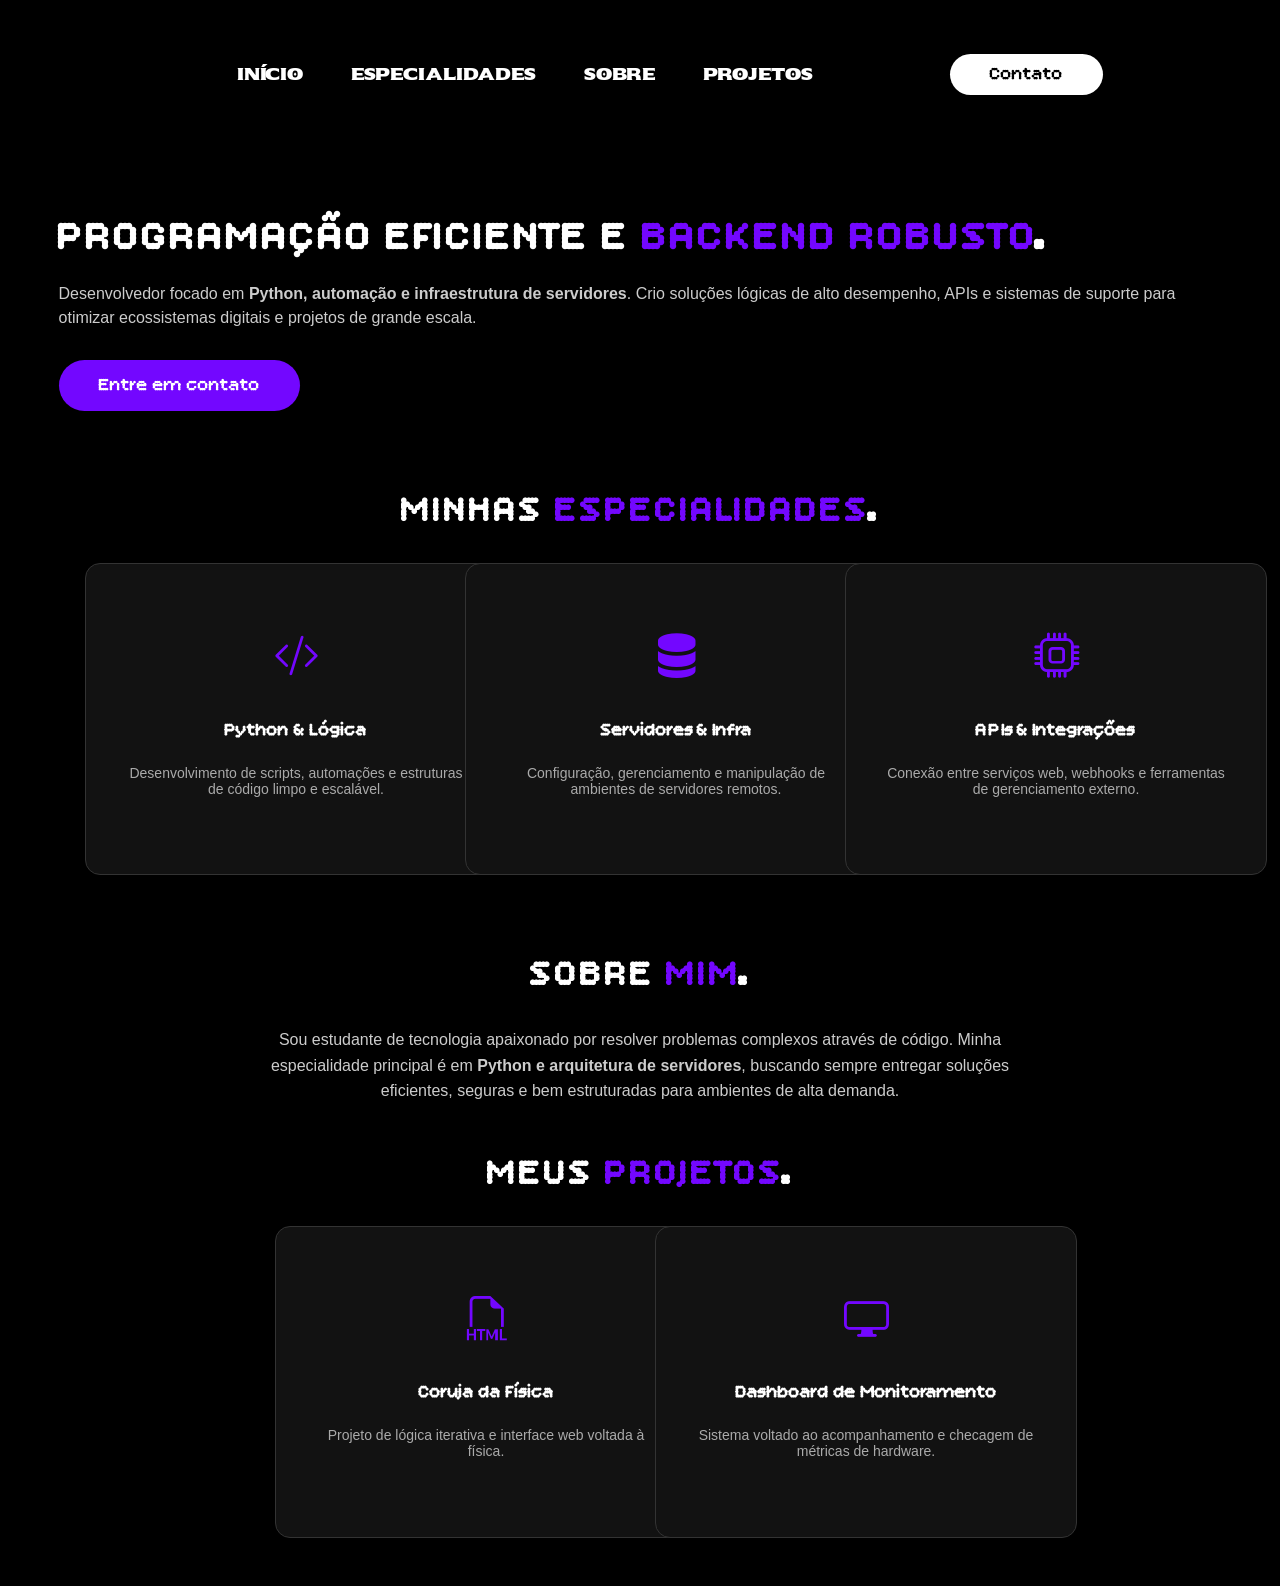
<file: index.html>
<!DOCTYPE html>
<html lang="pt-br">
<head>
    <meta charset="UTF-8">
    <meta name="viewport" content="width=device-width, initial-scale=1.0">
    
    <title>Adriano Aquino | Desenvolvedor Backend & Python</title>

    <!-- Google Fonts -->
    <link rel="preconnect" href="https://fonts.googleapis.com">
    <link rel="preconnect" href="https://fonts.gstatic.com" crossorigin>
    <link href="https://fonts.googleapis.com/css2?family=Bitcount+Prop+Single:wght@100..900&family=Roboto:ital,wght@0,100..900;1,100..900&family=Sekuya&display=swap" rel="stylesheet">
    
    <!-- Bootstrap Icons -->
    <link rel="stylesheet" href="https://cdn.jsdelivr.net/npm/bootstrap-icons@1.11.3/font/bootstrap-icons.min.css">
    
    <!-- Seu CSS -->
    <link rel="stylesheet" href="style.css">
</head>
<body>

    <header>
        <div class="interface">
            <div class="logo"></div><!--Logo-->
            
            <!-- Menu Desktop -->
            <nav class="menu-desktop">
                <ul>
                    <li><a href="#inicio">Início</a></li>
                    <li><a href="#especialidades">Especialidades</a></li>
                    <li><a href="#sobre">Sobre</a></li>
                    <li><a href="#projetos">Projetos</a></li>
                </ul>
            </nav>
            
            <div class="adr-contato">
                <a href="mailto:adrianoaquino.tecnico@gmail.com">
                    <button class="fonte-botao">Contato</button>
                </a>
            </div>

            <!-- Ícone do Menu Hambúrguer para Celular -->
            <div class="btn-abrir-menu" id="btn-menu">
                <i class="bi bi-list"></i>
            </div>

            <!-- Menu Lateral que abre no Celular -->
            <div class="menu-mobile" id="menu-mobile">
                <div class="btn-fechar">
                    <i class="bi bi-x-lg" id="btn-fechar"></i>
                </div>
                <nav>
                    <ul>
                        <li><a href="#inicio">Início</a></li>
                        <li><a href="#especialidades">Especialidades</a></li>
                        <li><a href="#sobre">Sobre</a></li>
                        <li><a href="#projetos">Projetos</a></li>
                    </ul>
                </nav>
            </div><!--menu-mobile-->
            <div class="overlay-menu" id="overlay-menu"></div>

        </div><!--interface-->
    </header>

    <main>
        <!-- Início do site -->
        <section class="topo-do-site" id="inicio">
            <div class="interface">
                <div class="flex">
                    <!-- Texto principal -->
                    <div class="txt-topo-site">
                        <h1 class="fonte-texto-meio">PROGRAMAÇÃO EFICIENTE E <span>BACKEND ROBUSTO</span>.</h1>
                        <p>Desenvolvedor focado em <strong>Python, automação e infraestrutura de servidores</strong>. Crio soluções lógicas de alto desempenho, APIs e sistemas de suporte para otimizar ecossistemas digitais e projetos de grande escala.</p>
                        
                        <div class="drz-contato">
                            <a href="mailto:adrianoaquino.tecnico@gmail.com">
                                <button class="fonte-botao">Entre em contato</button>
                            </a>
                        </div>
                    </div><!--txt-topo-site-->
                </div><!--flex-->

                <!-- Seção de Especialidades -->
                <section id="especialidades" style="margin-top: 80px;">
                    <h2 class="titulo-secao fonte-texto-meio">MINHAS <span>ESPECIALIDADES</span>.</h2>
                    <div class="flex-projetos">
                        <div class="card-projeto-link" style="width: 350px;">
                            <div class="div-especialidades-box" style="height: 240px; cursor: default;">
                                <i class="bi bi-code-slash"></i>
                                <h3 class="fonte-texto-meio">Python & Lógica</h3>
                                <p>Desenvolvimento de scripts, automações e estruturas de código limpo e escalável.</p>
                            </div>
                        </div>
                        <div class="card-projeto-link" style="width: 350px;">
                            <div class="div-especialidades-box" style="height: 240px; cursor: default;">
                                <i class="bi bi-server"></i>
                                <h3 class="fonte-texto-meio">Servidores & Infra</h3>
                                <p>Configuração, gerenciamento e manipulação de ambientes de servidores remotos.</p>
                            </div>
                        </div>
                        <div class="card-projeto-link" style="width: 350px;">
                            <div class="div-especialidades-box" style="height: 240px; cursor: default;">
                                <i class="bi bi-cpu"></i>
                                <h3 class="fonte-texto-meio">APIs & Integrações</h3>
                                <p>Conexão entre serviços web, webhooks e ferramentas de gerenciamento externo.</p>
                            </div>
                        </div>
                    </div>
                </section>

                <!-- Seção Sobre -->
                <section id="sobre" style="margin-top: 80px; text-align: center;">
                    <h2 class="titulo-secao fonte-texto-meio">SOBRE <span>MIM</span>.</h2>
                    <p style="font-family: sans-serif; color: #ccc; max-width: 800px; margin: 0 auto; line-height: 1.6; font-size: 16px;">
                        Sou estudante de tecnologia apaixonado por resolver problemas complexos através de código. Minha especialidade principal é em <strong>Python e arquitetura de servidores</strong>, buscando sempre entregar soluções eficientes, seguras e bem estruturadas para ambientes de alta demanda.
                    </p>
                </section>

                <!-- Seção de Projetos -->
                <div class="container-projetos" id="projetos">
                    <h2 class="titulo-secao fonte-texto-meio">MEUS <span>PROJETOS</span>.</h2>
                    <div class="flex-projetos">
                        
                        <!-- Projeto 1: Coruja da Física -->
                        <a href="https://github.com/contatotech-DRZ/corujadafisica" target="_blank" class="card-projeto-link">
                            <div class="div-especialidades-box">
                                <i class="bi bi-filetype-html"></i>
                                <h3 class="fonte-texto-meio">Coruja da Física</h3>
                                <p>Projeto de lógica iterativa e interface web voltada à física.</p>
                            </div>
                        </a>

                        <!-- Projeto 2: Dashboard de Monitoramento -->
                        <a href="https://github.com/contatotech-DRZ/sistema-checking" target="_blank" class="card-projeto-link">
                            <div class="div-especialidades-box">
                                <i class="bi bi-display"></i>
                                <h3 class="fonte-texto-meio">Dashboard de Monitoramento</h3>
                                <p>Sistema voltado ao acompanhamento e checagem de métricas de hardware.</p>
                            </div>
                        </a> 

                    </div><!--flex-projetos-->
                </div><!--container-projetos-->

            </div><!--interface-->
        </section><!--topo do site-->
    </main>

    <!-- Script JavaScript do Menu -->
    <script>
        let btnMenu = document.getElementById('btn-menu')
        let menu = document.getElementById('menu-mobile')
        let overlay = document.getElementById('overlay-menu')
        let btnFechar = document.getElementById('btn-fechar')

        btnMenu.addEventListener('click', ()=>{
            menu.classList.add('abrir-menu')
            overlay.classList.add('abrir-menu')
        })

        menu.addEventListener('click', ()=>{
            menu.classList.remove('abrir-menu')
            overlay.classList.remove('abrir-menu')
        })

        overlay.addEventListener('click', ()=>{
            menu.classList.remove('abrir-menu')
            overlay.classList.remove('abrir-menu')
        })
    </script>
</body>
</html>
</file>
<file: style.css>
- {
    margin: 0;
    padding: 0;
    box-sizing: border-box;
}

body {
    background-color: black;
    /* Fonte Sekuya no site todo */
    font-family: "Sekuya", system-ui;
    font-weight: 400;
    font-style: normal;
}

.interface {
    max-width: 1200px;
    margin: 0 auto;
}

.flex {
    display: flex;
    align-items: center;
    justify-content: space-between;
}

/* Estilo do menu area */
header {
    padding: 40px 4%;
}

header > .interface {
    display: flex;
    align-items: center;
    justify-content: space-between;
}

header a {
    color: white;
    text-decoration: none;
}

header a:hover {
    color: #7307ff;
    transform: scale(1.05);
    display: inline-block;
}

header nav ul {
    list-style-type: none;
}

header nav ul li {
    display: inline-block;
    padding: 0 20px;
}

header .adr-contato button {
    padding: 10px 40px;
    font-size: 18px;
    font-weight: 600;
    background-color: white;
    border: 0;
    border-radius: 30px;
    cursor: pointer;
}

header .adr-contato button:hover {
    color: #7307ff;
}

/* Classe exclusiva para a fonte do botão */
.fonte-botao {
    font-family: "Bitcount Prop Single", system-ui;
    font-optical-sizing: auto;
    font-weight: 400;
    font-style: normal;
    font-variation-settings:
        "slnt" 0,
        "CRSV" 0.5,
        "ELSH" 0,
        "ELXP" 0;
}

/* Bloco do centro (Topo do site) */
section.topo-do-site {
    padding: 40px 4%;
    color: white;
}

section.topo-do-site .txt-topo-site {
    width: 100%;
}

section.topo-do-site .txt-topo-site h1 {
    font-size: 40px;
    line-height: 1.2;
    margin-bottom: 20px;
}

section.topo-do-site .txt-topo-site h1 span {
    color: #7307ff;
}

section.topo-do-site .txt-topo-site p {
    font-family: sans-serif;
    color: #ccc;
    margin-bottom: 30px;
    line-height: 1.5;
}

/* Botão do topo */
section.topo-do-site .drz-contato button {
    padding: 15px 40px;
    font-size: 18px;
    font-weight: 600;
    background-color: #7307ff;
    color: white;
    border: 0;
    border-radius: 30px;
    cursor: pointer;
    transition: 0.3s;
}

section.topo-do-site .drz-contato button:hover {
    background-color: white;
    color: #7307ff;
}

/* Fonte texto do meio */
.fonte-texto-meio {
    font-family: "Bitcount Prop Single", system-ui;
    font-optical-sizing: auto;
    font-weight: 700;
    font-style: normal;
}

/* Título centralizado dos projetos */
h2.titulo-secao {
    color: white;
    font-size: 35px;
    text-align: center;
    width: 100%;
    margin: 50px 0 30px 0;
}

h2.titulo-secao span {
    color: #7307ff;
}

/* Organiza os projetos lado a lado e centralizados */
.flex-projetos {
    display: flex;
    justify-content: center;
    gap: 30px;
    flex-wrap: wrap;
}

/* Garante que os links ocupem o mesmo espaço exato */
.card-projeto-link {
    text-decoration: none;
    color: inherit;
    display: block;
    width: 350px;
}

/* Estilo do botão/card grande com tamanho fixo idêntico */
.div-especialidades-box {
    background-color: #121212;
    border: 1px solid #333;
    padding: 35px;
    border-radius: 15px;
    width: 100%;
    height: 240px;
    text-align: center;
    cursor: pointer;
    display: flex;
    flex-direction: column;
    justify-content: center;
    align-items: center;
    transition: transform 0.3s ease, box-shadow 0.3s ease, border-color 0.3s ease;
}

/* Efeito ao passar o mouse: cresce 1.07 e ganha destaque */
.div-especialidades-box:hover {
    transform: scale(1.07);
    border-color: #7307ff;
    box-shadow: 0 10px 25px rgba(115, 7, 255, 0.3);
}

.div-especialidades-box i {
    font-size: 45px;
    color: #7307ff;
    margin-bottom: 15px;
    display: inline-block;
}

.div-especialidades-box h3 {
    font-size: 18px;
    margin-bottom: 10px;
    color: white;
}

.div-especialidades-box p {
    font-family: sans-serif;
    font-size: 14px;
    color: #aaa;
}

/* Esconde o menu mobile no desktop */
.btn-abrir-menu, .menu-mobile {
    display: none;
}

/* =========================================
    RESPONSIVIDADE (CELULARES E TABLETS)
========================================= */
@media screen and (max-width: 768px) {
    
    header .menu-desktop,
    header .adr-contato {
        display: none;
    }

    .btn-abrir-menu {
        display: block;
        font-size: 35px;
        color: white;
        cursor: pointer;
    }

    .menu-mobile {
        position: fixed;
        top: 0;
        right: -100%;
        width: 70%;
        height: 100vh;
        background-color: #121212;
        z-index: 99999;
        padding: 40px;
        transition: 0.4s ease-in-out;
        display: block;
        border-left: 1px solid #333;
    }

    .menu-mobile.abrir-menu {
        right: 0;
    }

    .menu-mobile .btn-fechar {
        font-size: 30px;
        color: white;
        cursor: pointer;
        margin-bottom: 30px;
    }

    .menu-mobile nav ul {
        list-style: none;
    }

    .menu-mobile nav ul li a {
        display: block;
        color: white;
        text-decoration: none;
        font-size: 20px;
        padding: 15px 0;
        border-bottom: 1px solid #222;
    }

    .menu-mobile nav ul li a:hover {
        color: #7307ff;
    }

    .overlay-menu {
        position: fixed;
        top: 0;
        left: 0;
        width: 100%;
        height: 100%;
        background-color: rgba(0, 0, 0, 0.7);
        z-index: 99998;
        display: none;
    }

    .overlay-menu.abrir-menu {
        display: block;
    }

    section.topo-do-site {
        padding: 20px 4%;
    }

    section.topo-do-site .txt-topo-site {
        width: 100%;
        text-align: center;
    }

    section.topo-do-site .txt-topo-site h1 {
        font-size: 26px;
    }

    section.topo-do-site .drz-contato {
        display: flex;
        justify-content: center;
    }

    .card-projeto-link {
        width: 100%;
        max-width: 320px;
    }

    h2.titulo-secao {
        font-size: 26px;
        margin: 30px 0 20px 0;
    }
}
</file>
